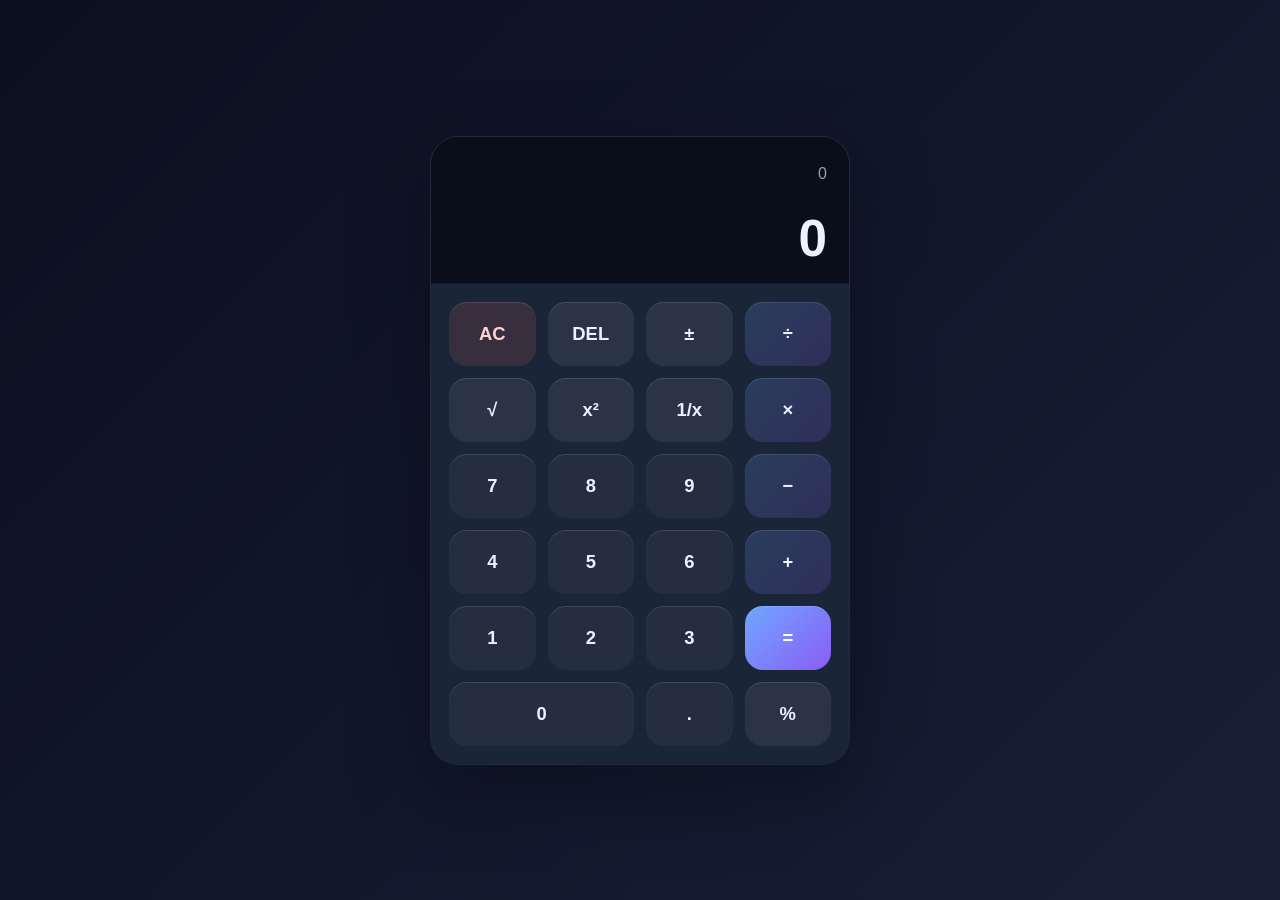
<file: index.html>
<!DOCTYPE html>
<html lang="en">
  <head>
    <meta charset="UTF-8" />
    <meta name="viewport" content="width=device-width, initial-scale=1.0" />
    <title>Calculator App</title>
    <style>
      :root {
        --bg-1: #0b1020;
        --bg-2: #171f36;
        --panel: rgba(18, 25, 41, 0.9);
        --panel-alt: rgba(28, 38, 57, 0.95);
        --text: #eaf2ff;
        --muted: #8ea0bf;
        --primary: #6ea8fe;
        --primary-2: #8b5cf6;
        --danger: #ff6b6b;
        --success: #6ee7b7;
        --shadow: rgba(6, 11, 22, 0.5);
      }

      * {
        box-sizing: border-box;
      }

      html, body {
        margin: 0;
        min-height: 100%;
        font-family: "Segoe UI", Tahoma, Geneva, Verdana, sans-serif;
        background: linear-gradient(135deg, var(--bg-1), var(--bg-2));
        color: var(--text);
      }

      body {
        min-height: 100vh;
        display: grid;
        place-items: center;
        padding: 24px;
      }

      .calculator {
        width: min(100%, 420px);
        background: var(--panel);
        border: 1px solid rgba(255, 255, 255, 0.08);
        border-radius: 28px;
        box-shadow: 0 28px 70px var(--shadow);
        overflow: hidden;
      }

      .screen {
        background: rgba(8, 12, 23, 0.8);
        padding: 28px 22px 18px;
        border-bottom: 1px solid rgba(255, 255, 255, 0.05);
      }

      .formula {
        min-height: 28px;
        font-size: 1rem;
        color: var(--muted);
        text-align: right;
        word-break: break-all;
      }

      .output {
        min-height: 72px;
        display: flex;
        align-items: end;
        justify-content: flex-end;
        font-size: clamp(2.2rem, 6vw, 3.2rem);
        line-height: 1;
        font-weight: 700;
        text-align: right;
        word-break: break-all;
      }

      .keypad {
        display: grid;
        grid-template-columns: repeat(4, minmax(0, 1fr));
        gap: 12px;
        padding: 18px;
        background: var(--panel-alt);
      }

      button {
        appearance: none;
        border: none;
        border-radius: 18px;
        min-height: 64px;
        font-size: 1.15rem;
        font-weight: 600;
        cursor: pointer;
        transition: transform 0.12s ease, opacity 0.12s ease, box-shadow 0.12s ease;
        background: rgba(255, 255, 255, 0.04);
        color: var(--text);
        box-shadow: inset 0 1px 0 rgba(255,255,255,0.12);
      }

      button:hover {
        transform: translateY(-1px);
        opacity: 0.98;
      }

      button:active {
        transform: translateY(1px) scale(0.99);
      }

      .operator {
        background: linear-gradient(135deg, rgba(110, 168, 254, 0.18), rgba(139, 92, 246, 0.18));
      }

      .function {
        background: rgba(255, 255, 255, 0.07);
      }

      .equal {
        background: linear-gradient(135deg, var(--primary), var(--primary-2));
        color: white;
      }

      .clear {
        background: rgba(255, 107, 107, 0.12);
        color: #ffd0d0;
      }

      .zero {
        grid-column: span 2;
      }

      @media (max-width: 420px) {
        .calculator {
          border-radius: 22px;
        }

        .keypad {
          gap: 10px;
          padding: 14px;
        }

        button {
          min-height: 58px;
        }
      }
    </style>
  </head>
  <body>
    <div class="calculator" aria-label="Calculator application">
      <div class="screen">
        <div class="formula" id="formula">0</div>
        <div class="output" id="output">0</div>
      </div>

      <div class="keypad">
        <button class="clear" data-action="clear">AC</button>
        <button class="function" data-action="delete">DEL</button>
        <button class="function" data-action="toggle-sign">±</button>
        <button class="operator" data-value="/">÷</button>

        <button class="function" data-action="sqrt">√</button>
        <button class="function" data-action="square">x²</button>
        <button class="function" data-action="reciprocal">1/x</button>
        <button class="operator" data-value="*">×</button>

        <button data-value="7">7</button>
        <button data-value="8">8</button>
        <button data-value="9">9</button>
        <button class="operator" data-value="-">−</button>

        <button data-value="4">4</button>
        <button data-value="5">5</button>
        <button data-value="6">6</button>
        <button class="operator" data-value="+">+</button>

        <button data-value="1">1</button>
        <button data-value="2">2</button>
        <button data-value="3">3</button>
        <button class="equal" data-action="equals">=</button>

        <button class="zero" data-value="0">0</button>
        <button data-value=".">.</button>
        <button class="function" data-action="percent">%</button>
      </div>
    </div>

    <script>
      const output = document.getElementById('output');
      const formula = document.getElementById('formula');
      const buttons = document.querySelectorAll('.keypad button');

      let currentValue = '0';
      let expression = '';
      let lastActionWasEquals = false;

      function formatNumber(value) {
        if (!Number.isFinite(value)) return 'Error';
        const abs = Math.abs(value);
        if (abs >= 1e12 || (abs > 0 && abs < 1e-8)) {
          return value.toExponential(6).replace(/\.?0+e/, 'e');
        }

        const stringValue = String(Number(value.toFixed(12)));
        return stringValue;
      }

      function updateDisplay() {
        output.textContent = currentValue;
        formula.textContent = expression || '0';
      }

      function appendValue(value) {
        if (currentValue === 'Error') {
          expression = '';
          currentValue = '0';
        }

        if (lastActionWasEquals) {
          expression = '';
          currentValue = '0';
          lastActionWasEquals = false;
        }

        if (value === '.') {
          if (currentValue.includes('.')) return;
          if (currentValue === '0' || currentValue === '') {
            currentValue = '0.';
          } else {
            currentValue += '.';
          }
          updateDisplay();
          return;
        }

        if (currentValue === '0' && value !== '.') {
          currentValue = value;
        } else {
          currentValue += value;
        }

        updateDisplay();
      }

      function computeExpression(rawExpression) {
        const sanitized = rawExpression
          .replace(/×/g, '*')
          .replace(/÷/g, '/')
          .replace(/−/g, '-')
          .replace(/\s+/g, '');

        if (!sanitized || sanitized === '.') {
          return Number.NaN;
        }

        if (!/^[0-9+\-*/().]+$/.test(sanitized)) {
          return Number.NaN;
        }

        try {
          const result = Function(`"use strict"; return (${sanitized});`)();
          return Number.isFinite(result) ? result : Number.NaN;
        } catch {
          return Number.NaN;
        }
      }

      function appendOperator(operator) {
        if (currentValue === 'Error') return;

        if (lastActionWasEquals) {
          expression = currentValue + operator;
          currentValue = '0';
          lastActionWasEquals = false;
          updateDisplay();
          return;
        }

        if (!expression) {
          expression = currentValue + operator;
          currentValue = '0';
          updateDisplay();
          return;
        }

        if (/[+\-*/]$/.test(expression)) {
          expression = expression.slice(0, -1) + operator;
          currentValue = '0';
          updateDisplay();
          return;
        }

        const raw = expression + currentValue;
        const result = computeExpression(raw);

        if (!Number.isFinite(result)) {
          expression = '';
          currentValue = 'Error';
          updateDisplay();
          return;
        }

        expression = formatNumber(result) + operator;
        currentValue = '0';
        updateDisplay();
      }

      function equals() {
        if (!expression && currentValue === 'Error') return;

        let raw = expression ? expression + currentValue : currentValue;

        if (/[+\-*/]$/.test(raw)) {
          raw = raw.slice(0, -1);
        }

        const result = computeExpression(raw);

        if (!Number.isFinite(result)) {
          expression = '';
          currentValue = 'Error';
          updateDisplay();
          return;
        }

        expression = raw;
        currentValue = formatNumber(result);
        lastActionWasEquals = true;
        updateDisplay();
      }

      function clearAll() {
        expression = '';
        currentValue = '0';
        lastActionWasEquals = false;
        updateDisplay();
      }

      function deleteLast() {
        if (lastActionWasEquals) {
          clearAll();
          return;
        }

        if (currentValue === 'Error') {
          clearAll();
          return;
        }

        if (currentValue.length <= 1) {
          currentValue = '0';
        } else {
          currentValue = currentValue.slice(0, -1);
        }

        updateDisplay();
      }

      function toggleSign() {
        if (currentValue === 'Error' || currentValue === '0') return;

        currentValue = currentValue.startsWith('-') ? currentValue.slice(1) : `-${currentValue}`;
        updateDisplay();
      }

      function applyPercent() {
        const value = Number(currentValue || 0);
        if (!Number.isFinite(value)) {
          currentValue = 'Error';
          updateDisplay();
          return;
        }

        currentValue = formatNumber(value / 100);
        updateDisplay();
      }

      function applySqrt() {
        const value = Number(currentValue);
        if (value < 0) {
          currentValue = 'Error';
          updateDisplay();
          return;
        }
        currentValue = formatNumber(Math.sqrt(value));
        updateDisplay();
      }

      function applySquare() {
        const value = Number(currentValue);
        currentValue = formatNumber(value * value);
        updateDisplay();
      }

      function applyReciprocal() {
        const value = Number(currentValue);
        if (value === 0) {
          currentValue = 'Error';
          updateDisplay();
          return;
        }
        currentValue = formatNumber(1 / value);
        updateDisplay();
      }

      buttons.forEach((button) => {
        button.addEventListener('click', () => {
          const value = button.dataset.value;
          const action = button.dataset.action;

          if (action) {
            switch (action) {
              case 'clear':
                clearAll();
                break;
              case 'delete':
                deleteLast();
                break;
              case 'toggle-sign':
                toggleSign();
                break;
              case 'percent':
                applyPercent();
                break;
              case 'sqrt':
                applySqrt();
                break;
              case 'square':
                applySquare();
                break;
              case 'reciprocal':
                applyReciprocal();
                break;
              case 'equals':
                equals();
                break;
              default:
                break;
            }
            return;
          }

          if (['+', '-', '*', '/'].includes(value)) {
            appendOperator(value);
            return;
          }

          appendValue(value);
        });
      });

      document.addEventListener('keydown', (event) => {
        const { key } = event;

        if (/^[0-9]$/.test(key)) {
          appendValue(key);
        } else if (['+', '-', '*', '/'].includes(key)) {
          appendOperator(key);
        } else if (key === '.') {
          appendValue('.');
        } else if (key === 'Enter' || key === '=') {
          equals();
        } else if (key === 'Backspace') {
          deleteLast();
        } else if (key === 'Escape') {
          clearAll();
        } else if (key === '%') {
          applyPercent();
        }
      });

      updateDisplay();
    </script>
  </body>
</html>
</file>
